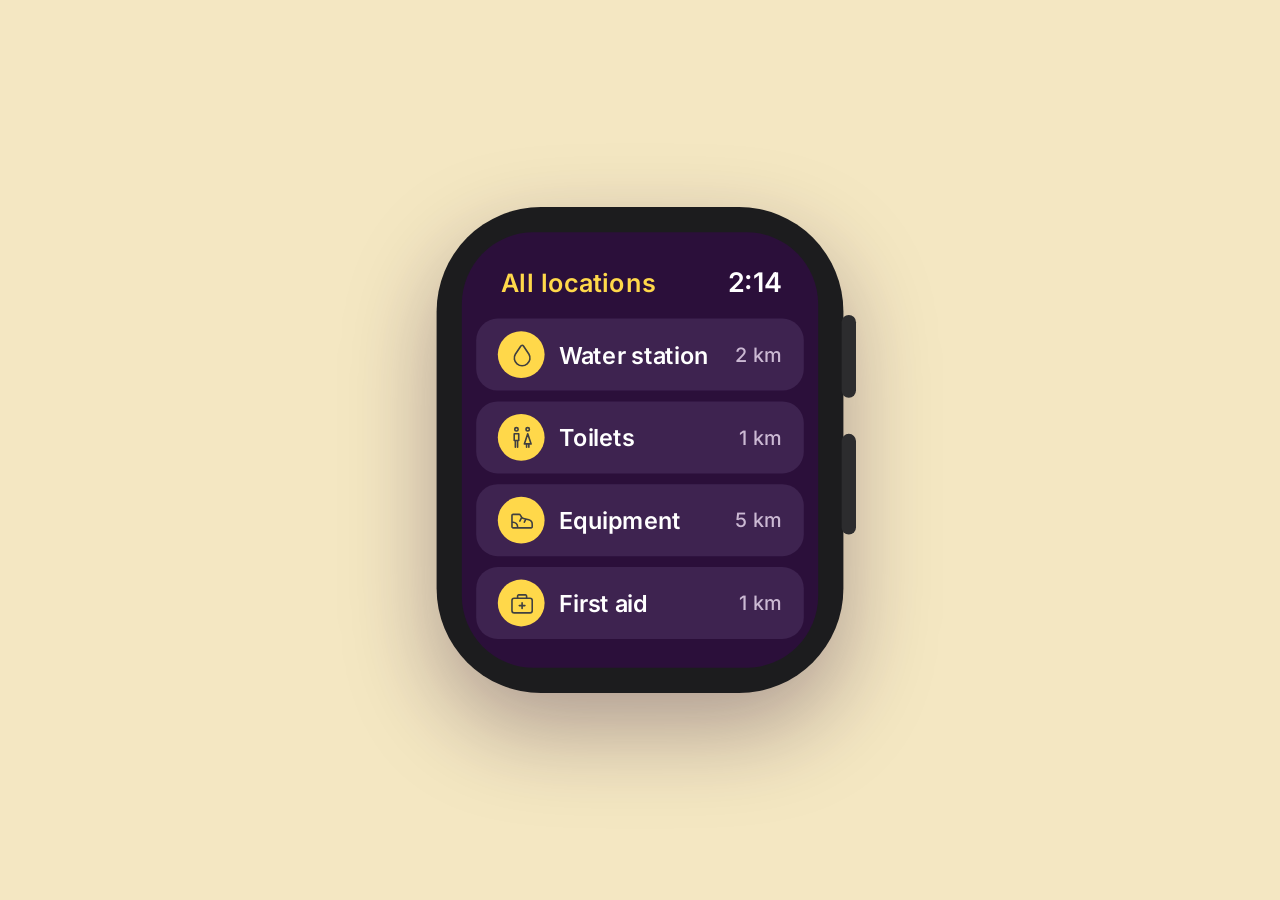
<file: index.html>
<!DOCTYPE html>
<html lang="en">
<head>
  <meta charset="UTF-8">
  <meta http-equiv="refresh" content="0; url=watch.html">
  <title>Copenhagen Marathon - Apple Watch</title>
</head>
<body>
  <a href="watch.html">Open the Apple Watch version</a>
</body>
</html>
</file>
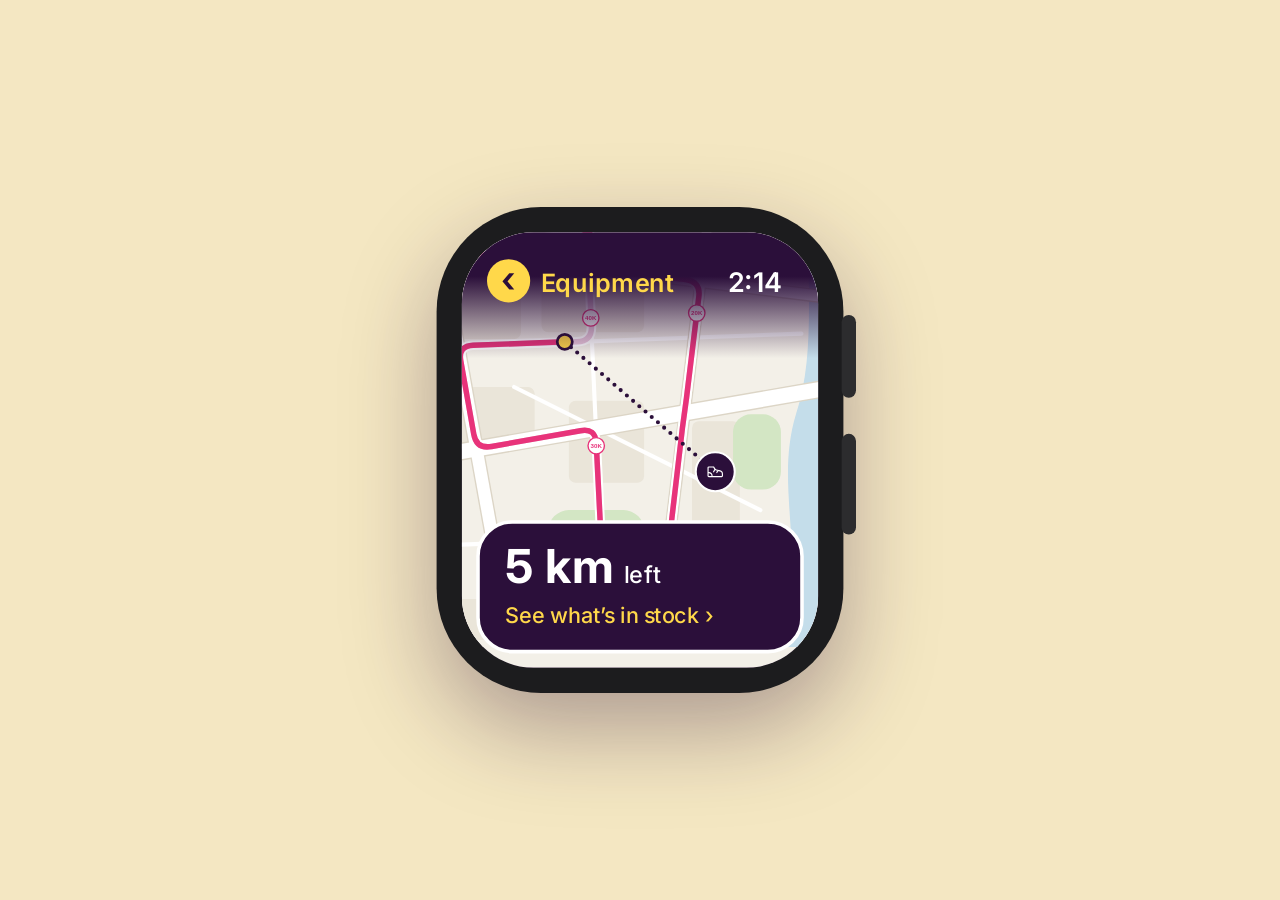
<file: watch-equipment.html>
<!DOCTYPE html>
<html lang="en" translate="no" class="notranslate">
<head>
  <meta charset="UTF-8">
  <meta name="google" content="notranslate"> <!-- stop Chrome auto-translate, we have our own EN/DK -->
  <meta name="viewport" content="width=device-width, initial-scale=1">
  <title>Equipment - Apple Watch</title>
  <link href="https://fonts.googleapis.com/css2?family=Inter:wght@400;500;600;700&display=swap" rel="stylesheet">
  <link rel="stylesheet" href="css/watch.css">
</head>
<body>
<div class="watch">
  <div class="watch-screen">

    <header class="watch-top">
      <a class="watch-back" href="watch.html" aria-label="Back"><span>‹</span>Equipment</a>
      <span class="watch-time">10:09</span>
    </header>

    <!-- map: same drawing as the big screen, x and y = place we look at -->
    <div class="watch-map">
      <div class="map-content" style="transform: scale(0.38) translate(-524px, -409px);">
        <img class="map-drawing" src="images/map-equipment.svg" alt="">
        <svg class="route-dash" width="808" height="660" aria-hidden="true">
          <line x1="414" y1="314" x2="634" y2="504"/>
        </svg>
        <div class="you"></div>
        <div class="pin equipment-1"><img src="images/icon-shoe.svg" alt="Equipment"></div>
      </div>
    </div>

    <a class="watch-card" href="watch-stock.html">
      <p class="watch-big">5 km <span>left</span></p>
      <p class="watch-sub">See what’s in stock <span>›</span></p>
    </a>

  </div>
</div>

<script src="js/lang.js"></script>
<script src="js/watch.js"></script>
</body>
</html>
</file>
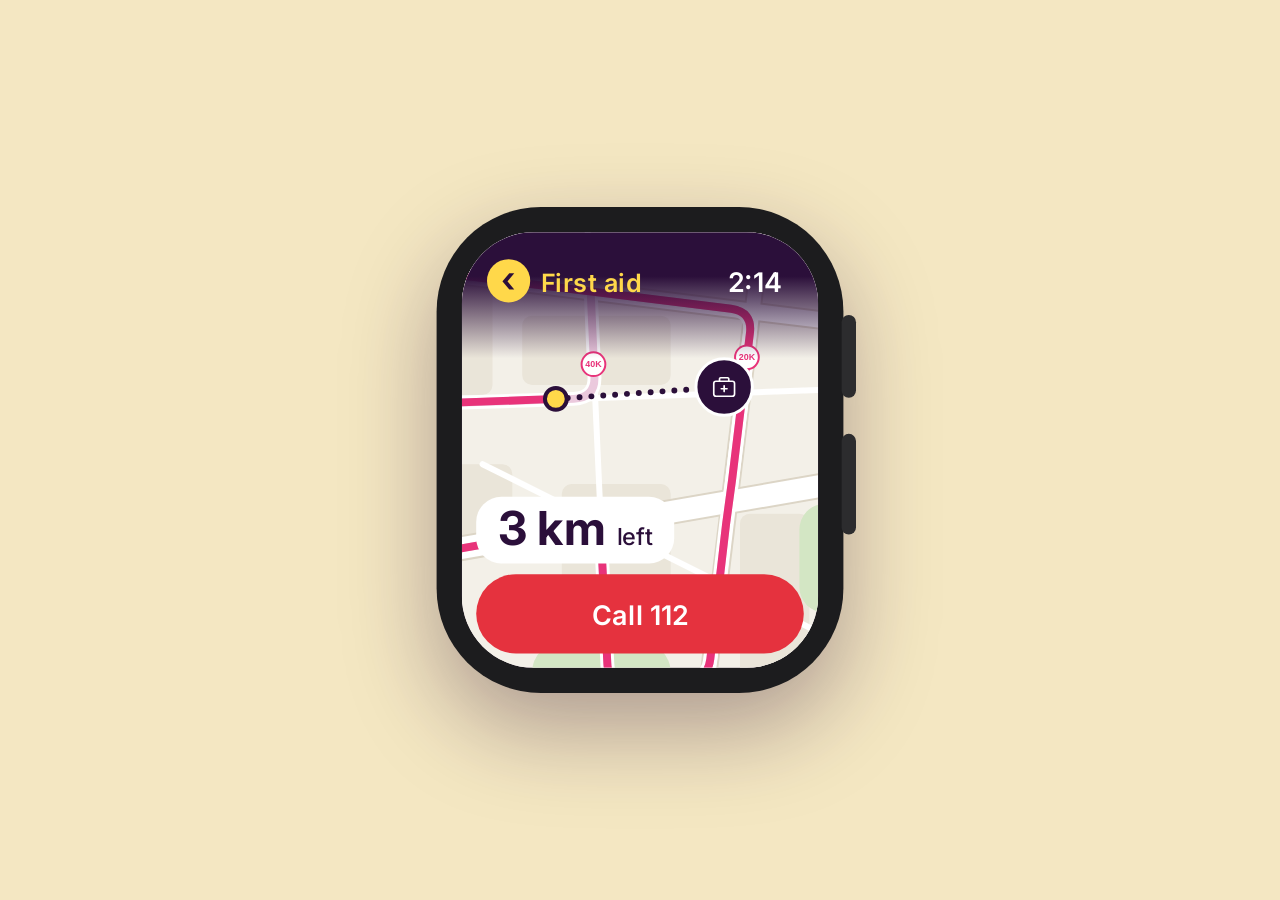
<file: watch-firstaid.html>
<!DOCTYPE html>
<html lang="en" translate="no" class="notranslate">
<head>
  <meta charset="UTF-8">
  <meta name="google" content="notranslate"> <!-- stop Chrome auto-translate, we have our own EN/DK -->
  <meta name="viewport" content="width=device-width, initial-scale=1">
  <title>First aid - Apple Watch</title>
  <link href="https://fonts.googleapis.com/css2?family=Inter:wght@400;500;600;700&display=swap" rel="stylesheet">
  <link rel="stylesheet" href="css/watch.css">
</head>
<body>
<div class="watch">
  <div class="watch-screen">

    <header class="watch-top">
      <a class="watch-back" href="watch.html" aria-label="Back"><span>‹</span>First aid</a>
      <span class="watch-time">10:09</span>
    </header>

    <!-- map: same drawing as the big screen, x and y = place we look at -->
    <div class="watch-map">
      <div class="map-content" style="transform: scale(0.55) translate(-499px, -322px);">
        <img class="map-drawing" src="images/map-equipment.svg" alt="">
        <svg class="route-dash" width="808" height="660" aria-hidden="true">
          <line x1="414" y1="314" x2="584" y2="302"/>
        </svg>
        <div class="you"></div>
        <div class="pin aid-far"><img src="images/icon-aid.svg" alt="First aid"></div>
      </div>
    </div>

    <div class="watch-distance">
      <p class="watch-big">3 km <span>left</span></p>
    </div>
    <a class="watch-button red" href="watch-location.html">Call 112</a>

  </div>
</div>

<script src="js/lang.js"></script>
<script src="js/watch.js"></script>
</body>
</html>
</file>
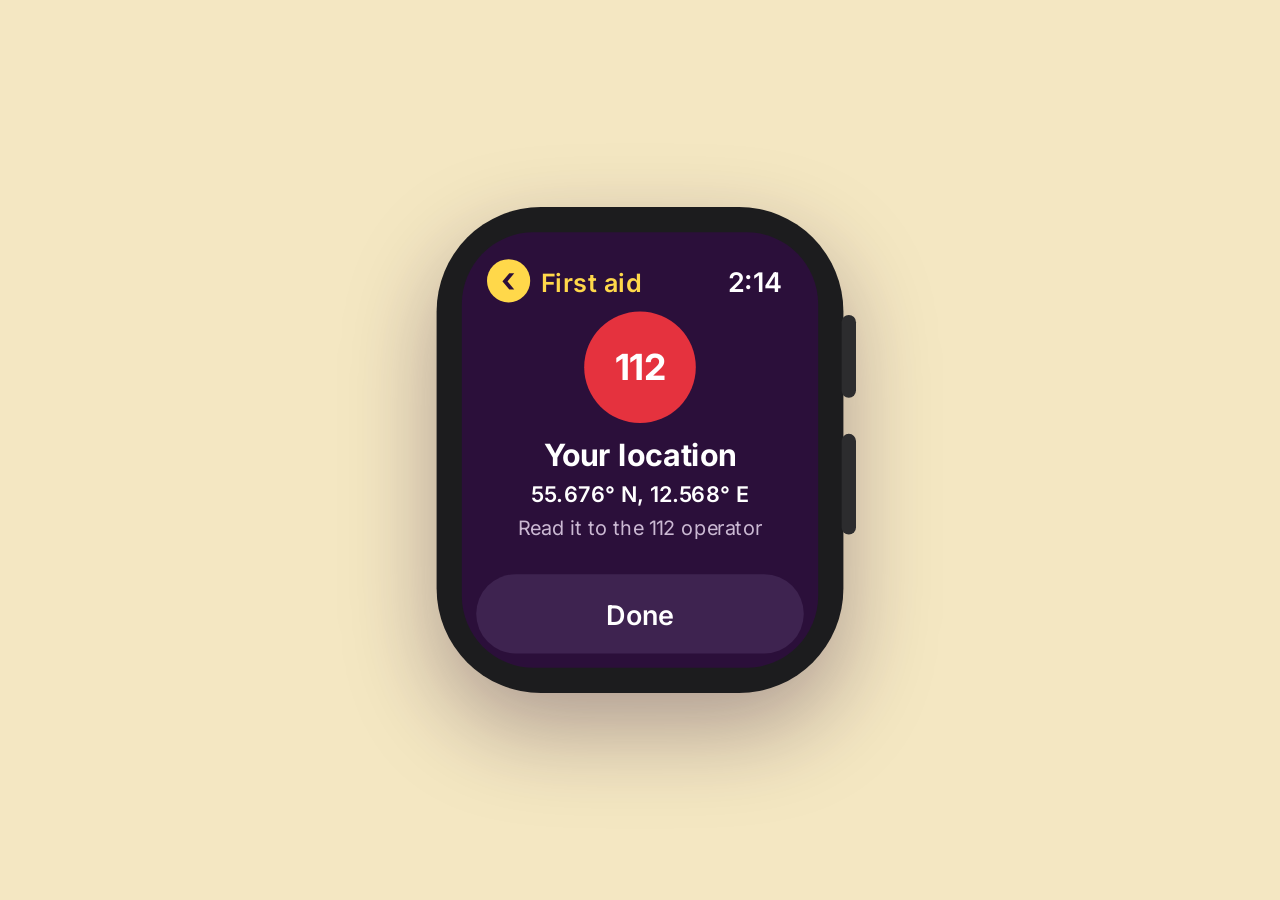
<file: watch-location.html>
<!DOCTYPE html>
<html lang="en" translate="no" class="notranslate">
<head>
  <meta charset="UTF-8">
  <meta name="google" content="notranslate"> <!-- stop Chrome auto-translate, we have our own EN/DK -->
  <meta name="viewport" content="width=device-width, initial-scale=1">
  <title>Your location - Apple Watch</title>
  <link href="https://fonts.googleapis.com/css2?family=Inter:wght@400;500;600;700&display=swap" rel="stylesheet">
  <link rel="stylesheet" href="css/watch.css">
</head>
<body>
<div class="watch">
  <div class="watch-screen">

    <header class="watch-top">
      <a class="watch-back" href="watch-firstaid.html" aria-label="Back"><span>‹</span>First aid</a>
      <span class="watch-time">10:09</span>
    </header>

    <div class="watch-center">
      <div class="badge-112">112</div>
      <h1>Your location</h1>
      <p class="coords">55.676° N, 12.568° E</p>
      <p>Read it to the 112 operator</p>
    </div>
    <a class="watch-button" href="watch.html">Done</a>

  </div>
</div>

<script src="js/lang.js"></script>
<script src="js/watch.js"></script>
</body>
</html>
</file>
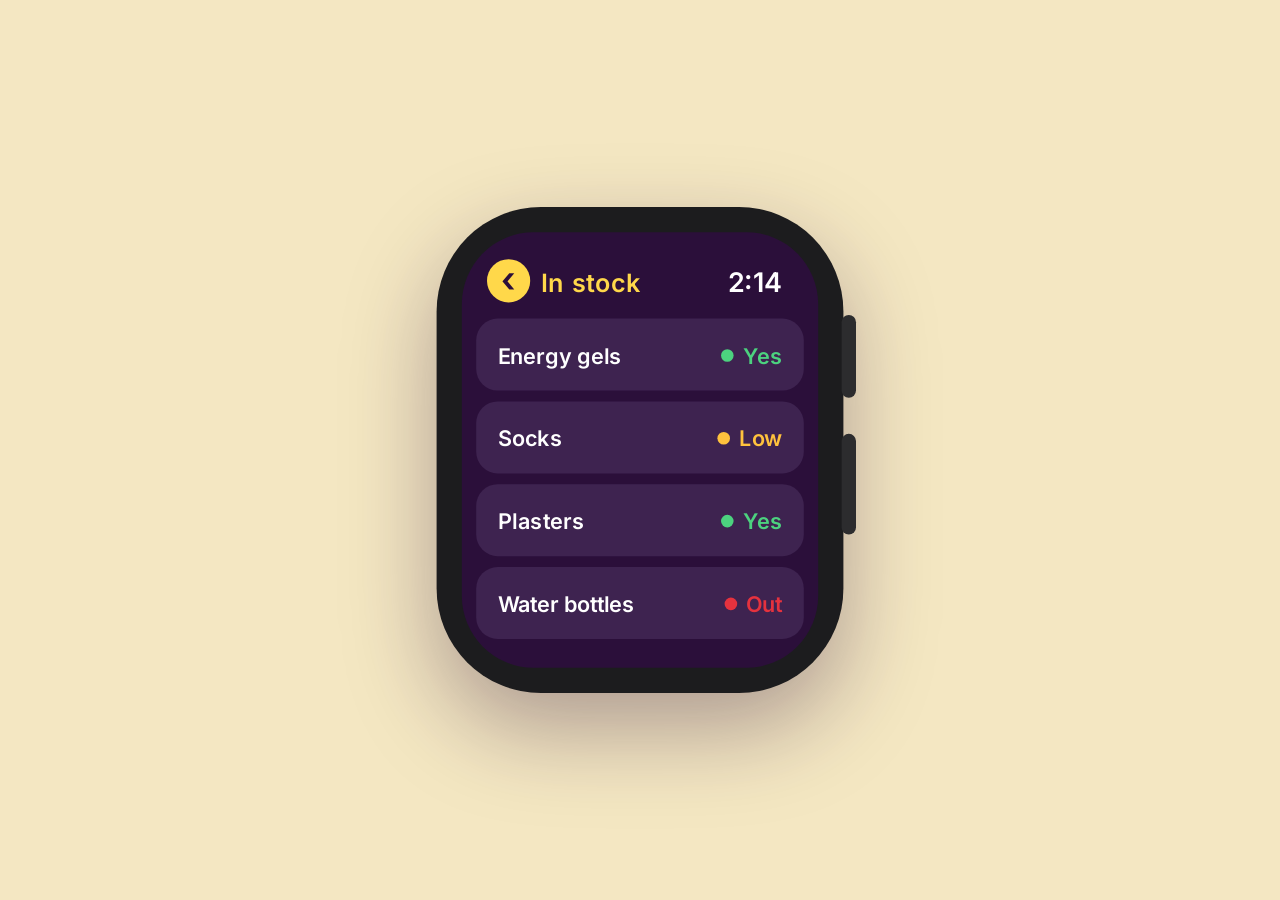
<file: watch-stock.html>
<!DOCTYPE html>
<html lang="en" translate="no" class="notranslate">
<head>
  <meta charset="UTF-8">
  <meta name="google" content="notranslate"> <!-- stop Chrome auto-translate, we have our own EN/DK -->
  <meta name="viewport" content="width=device-width, initial-scale=1">
  <title>In stock - Apple Watch</title>
  <link href="https://fonts.googleapis.com/css2?family=Inter:wght@400;500;600;700&display=swap" rel="stylesheet">
  <link rel="stylesheet" href="css/watch.css">
</head>
<body>
<div class="watch">
  <div class="watch-screen">

    <header class="watch-top">
      <a class="watch-back" href="watch-equipment.html" aria-label="Back"><span>‹</span>In stock</a>
      <span class="watch-time">10:09</span>
    </header>

    <ul class="watch-list">
      <li class="watch-row"><span class="name">Energy gels</span><span class="status available">Yes</span></li>
      <li class="watch-row"><span class="name">Socks</span><span class="status low">Low</span></li>
      <li class="watch-row"><span class="name">Plasters</span><span class="status available">Yes</span></li>
      <li class="watch-row"><span class="name">Water bottles</span><span class="status out">Out</span></li>
    </ul>

  </div>
</div>

<script src="js/lang.js"></script>
<script src="js/watch.js"></script>
</body>
</html>
</file>
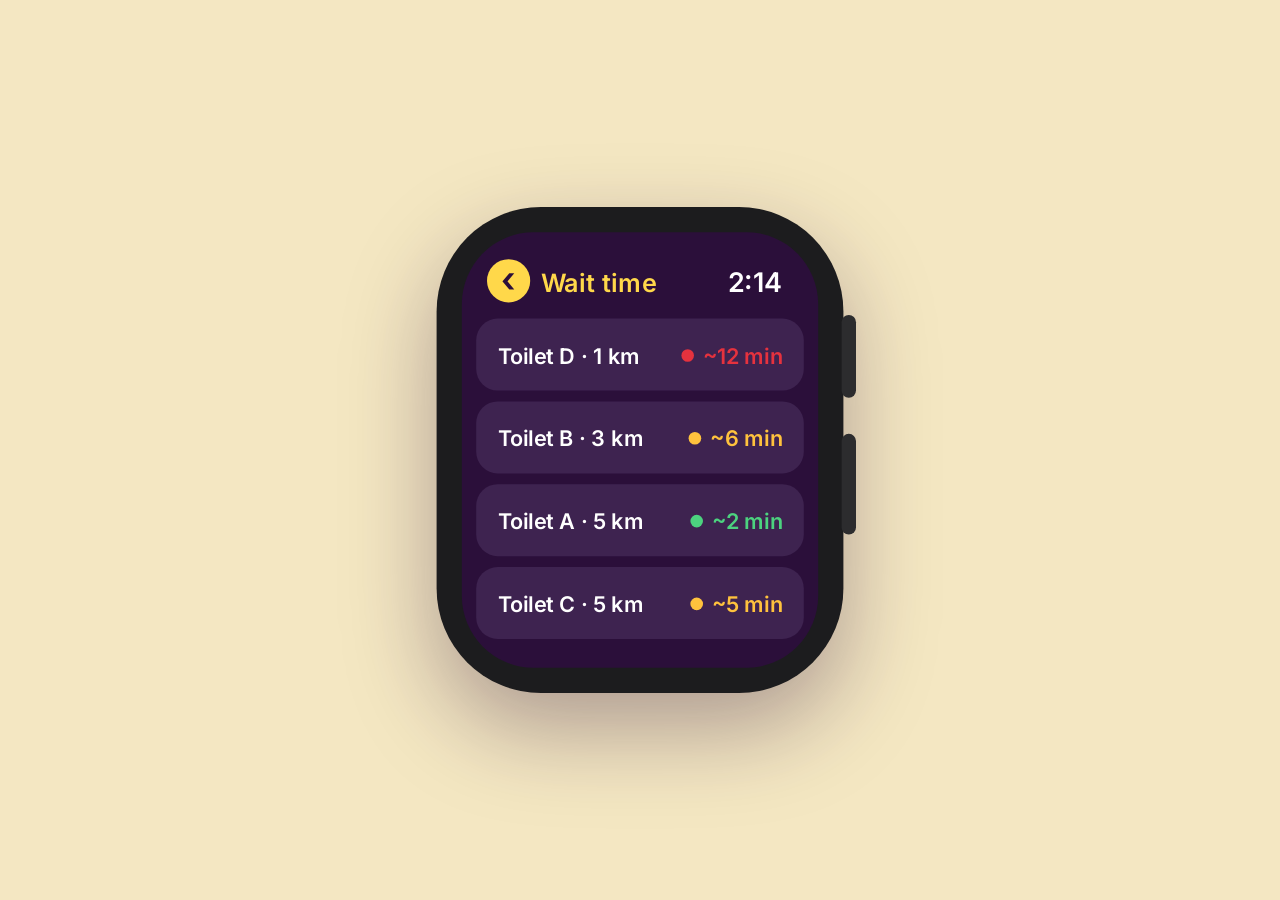
<file: watch-toilet-wait.html>
<!DOCTYPE html>
<html lang="en" translate="no" class="notranslate">
<head>
  <meta charset="UTF-8">
  <meta name="google" content="notranslate"> <!-- stop Chrome auto-translate, we have our own EN/DK -->
  <meta name="viewport" content="width=device-width, initial-scale=1">
  <title>Wait time - Apple Watch</title>
  <link href="https://fonts.googleapis.com/css2?family=Inter:wght@400;500;600;700&display=swap" rel="stylesheet">
  <link rel="stylesheet" href="css/watch.css">
</head>
<body>
<div class="watch">
  <div class="watch-screen">

    <header class="watch-top">
      <a class="watch-back" href="watch-toilet.html" aria-label="Back"><span>‹</span>Wait time</a>
      <span class="watch-time">10:09</span>
    </header>

    <ul class="watch-list">
      <li class="watch-row"><span class="name">Toilet D · 1 km</span><span class="status out">~12 min</span></li>
      <li class="watch-row"><span class="name">Toilet B · 3 km</span><span class="status low">~6 min</span></li>
      <li class="watch-row"><span class="name">Toilet A · 5 km</span><span class="status available">~2 min</span></li>
      <li class="watch-row"><span class="name">Toilet C · 5 km</span><span class="status low">~5 min</span></li>
    </ul>

  </div>
</div>

<script src="js/lang.js"></script>
<script src="js/watch.js"></script>
</body>
</html>
</file>
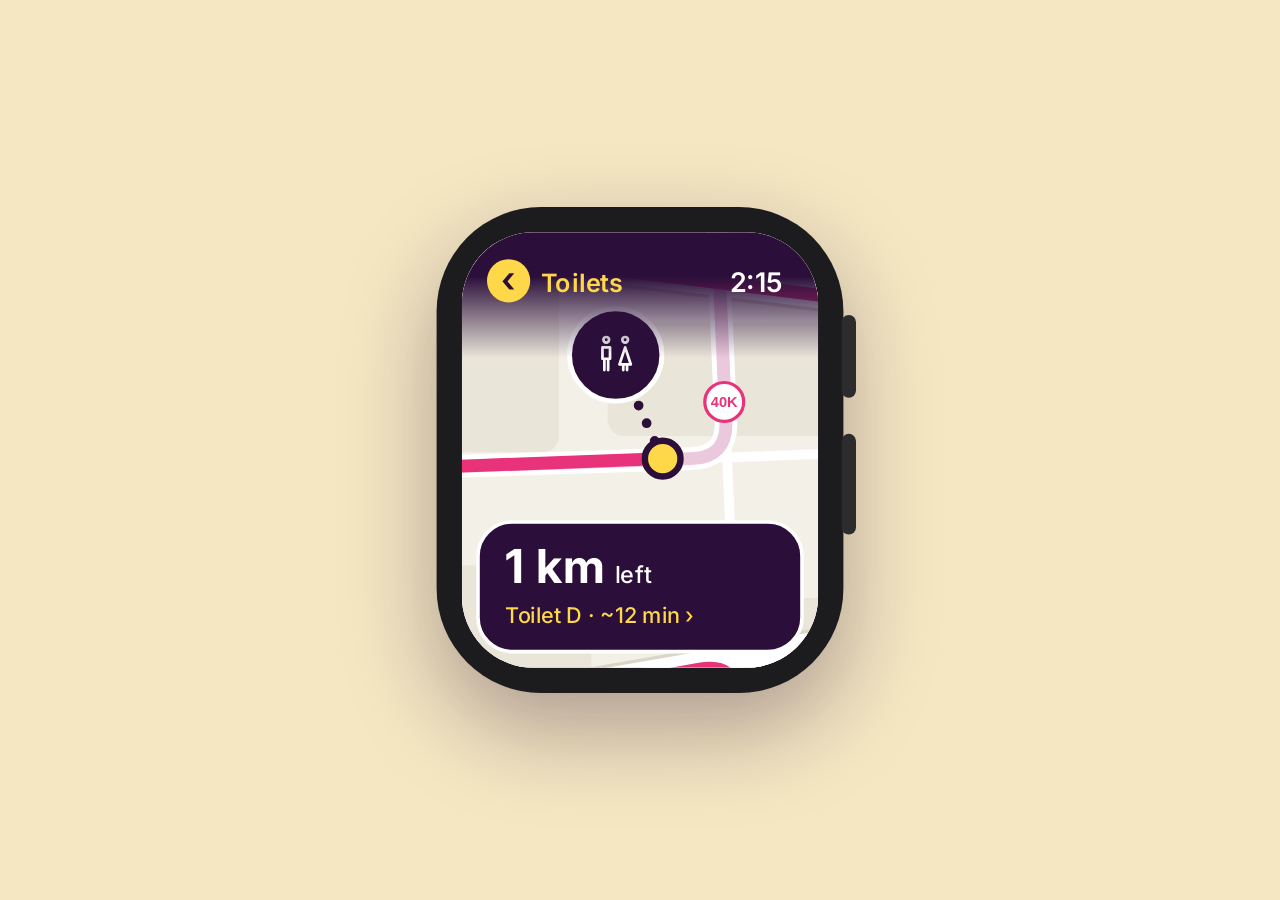
<file: watch-toilet.html>
<!DOCTYPE html>
<html lang="en" translate="no" class="notranslate">
<head>
  <meta charset="UTF-8">
  <meta name="google" content="notranslate"> <!-- stop Chrome auto-translate, we have our own EN/DK -->
  <meta name="viewport" content="width=device-width, initial-scale=1">
  <title>Toilets - Apple Watch</title>
  <link href="https://fonts.googleapis.com/css2?family=Inter:wght@400;500;600;700&display=swap" rel="stylesheet">
  <link rel="stylesheet" href="css/watch.css">
</head>
<body>
<div class="watch">
  <div class="watch-screen">

    <header class="watch-top">
      <a class="watch-back" href="watch.html" aria-label="Back"><span>‹</span>Toilets</a>
      <span class="watch-time">10:09</span>
    </header>

    <!-- map: same drawing as the big screen, x and y = place we look at -->
    <div class="watch-map">
      <div class="map-content" style="transform: scale(0.9) translate(-400px, -282px);">
        <img class="map-drawing" src="images/map-equipment.svg" alt="">
        <svg class="route-dash" width="808" height="660" aria-hidden="true">
          <line x1="414" y1="314" x2="385" y2="250"/>
        </svg>
        <div class="you"></div>
        <div class="pin toilet-1"><img src="images/icon-toilet.svg" alt="Toilet D"></div>
      </div>
    </div>

    <a class="watch-card" href="watch-toilet-wait.html">
      <p class="watch-big">1 km <span>left</span></p>
      <p class="watch-sub">Toilet D · ~12 min <span>›</span></p>
    </a>

  </div>
</div>

<script src="js/lang.js"></script>
<script src="js/watch.js"></script>
</body>
</html>
</file>
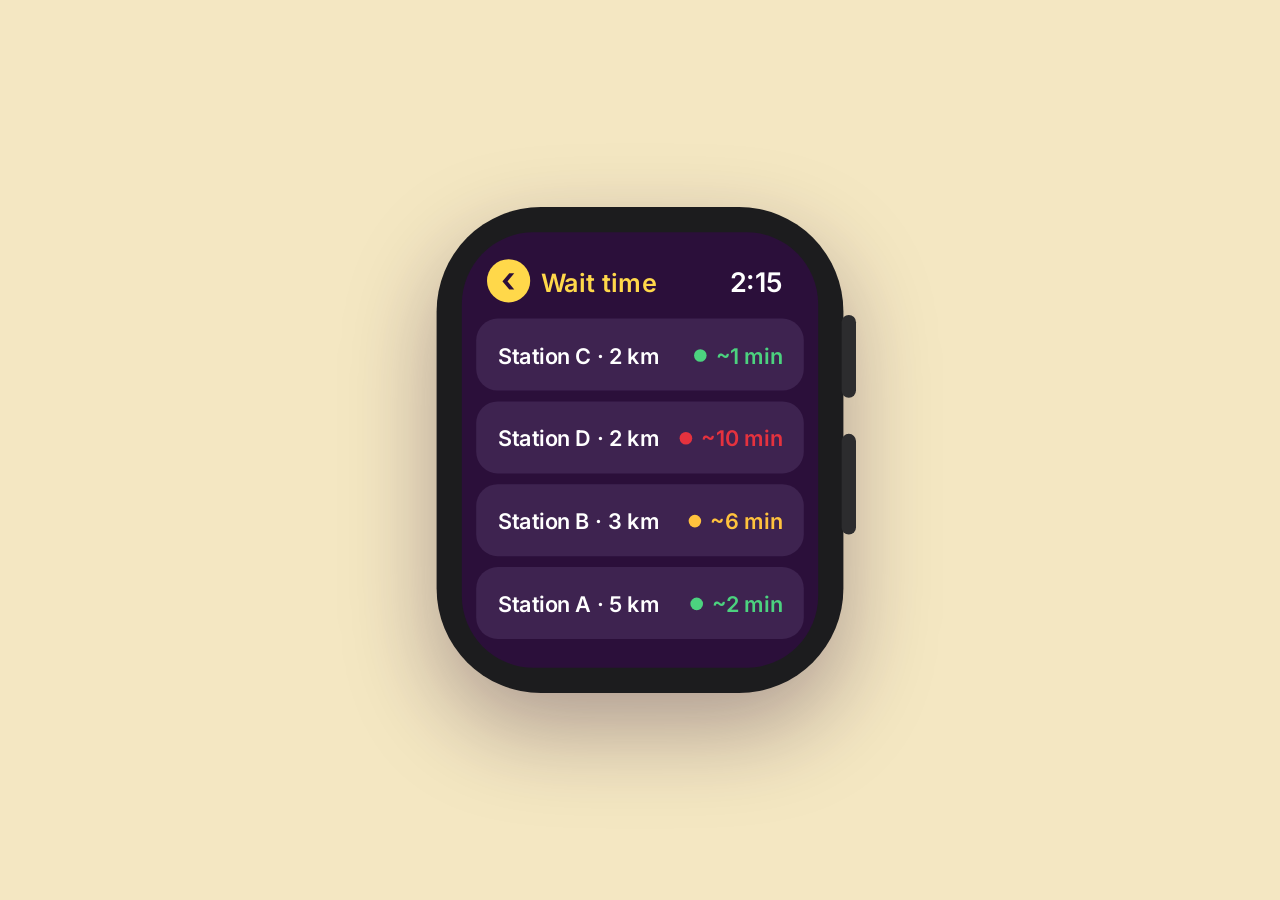
<file: watch-water-wait.html>
<!DOCTYPE html>
<html lang="en" translate="no" class="notranslate">
<head>
  <meta charset="UTF-8">
  <meta name="google" content="notranslate"> <!-- stop Chrome auto-translate, we have our own EN/DK -->
  <meta name="viewport" content="width=device-width, initial-scale=1">
  <title>Wait time - Apple Watch</title>
  <link href="https://fonts.googleapis.com/css2?family=Inter:wght@400;500;600;700&display=swap" rel="stylesheet">
  <link rel="stylesheet" href="css/watch.css">
</head>
<body>
<div class="watch">
  <div class="watch-screen">

    <header class="watch-top">
      <a class="watch-back" href="watch-water.html" aria-label="Back"><span>‹</span>Wait time</a>
      <span class="watch-time">10:09</span>
    </header>

    <ul class="watch-list">
      <li class="watch-row"><span class="name">Station C · 2 km</span><span class="status available">~1 min</span></li>
      <li class="watch-row"><span class="name">Station D · 2 km</span><span class="status out">~10 min</span></li>
      <li class="watch-row"><span class="name">Station B · 3 km</span><span class="status low">~6 min</span></li>
      <li class="watch-row"><span class="name">Station A · 5 km</span><span class="status available">~2 min</span></li>
    </ul>

  </div>
</div>

<script src="js/lang.js"></script>
<script src="js/watch.js"></script>
</body>
</html>
</file>
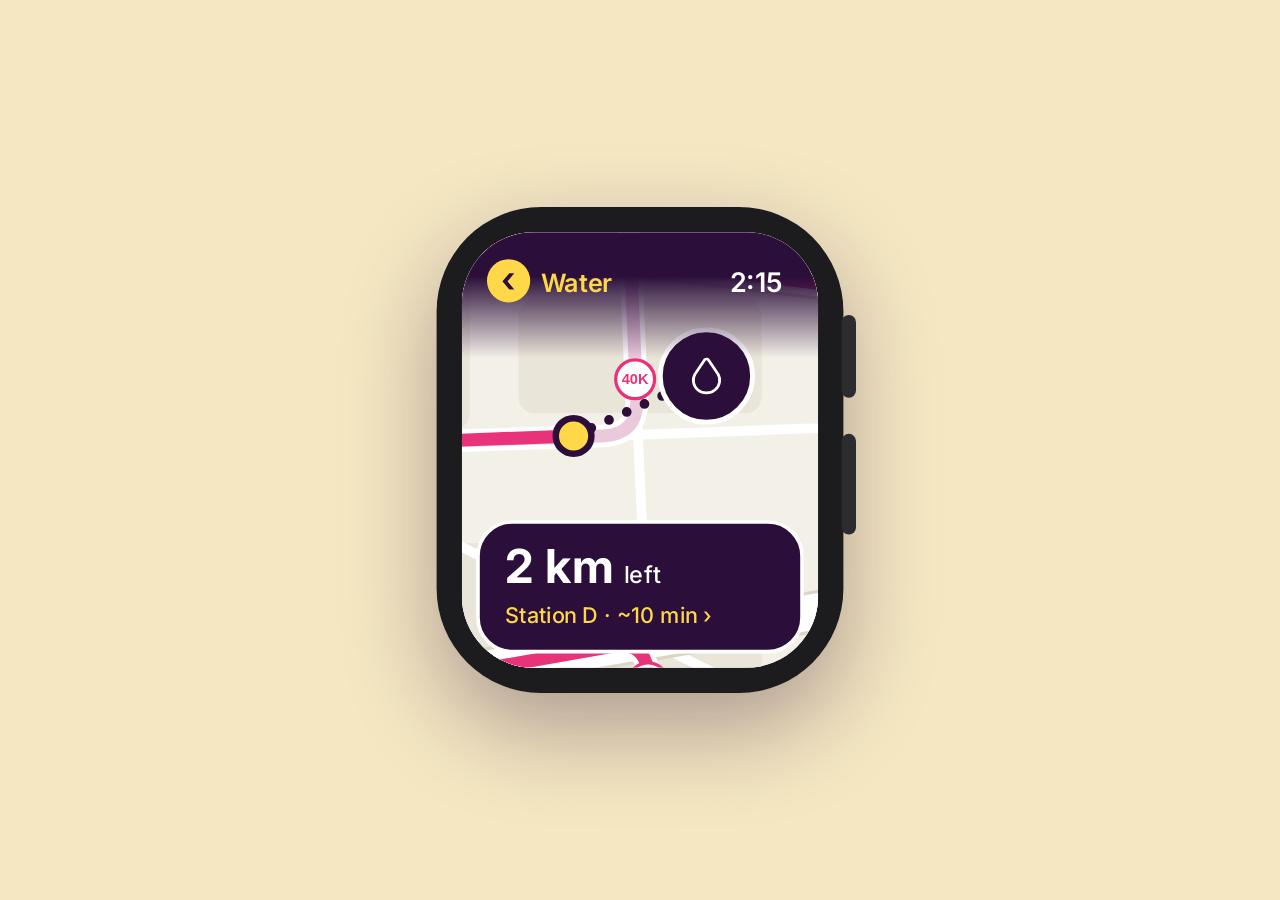
<file: watch-water.html>
<!DOCTYPE html>
<html lang="en" translate="no" class="notranslate">
<head>
  <meta charset="UTF-8">
  <meta name="google" content="notranslate"> <!-- stop Chrome auto-translate, we have our own EN/DK -->
  <meta name="viewport" content="width=device-width, initial-scale=1">
  <title>Water station - Apple Watch</title>
  <link href="https://fonts.googleapis.com/css2?family=Inter:wght@400;500;600;700&display=swap" rel="stylesheet">
  <link rel="stylesheet" href="css/watch.css">
</head>
<body>
<div class="watch">
  <div class="watch-screen">

    <header class="watch-top">
      <a class="watch-back" href="watch.html" aria-label="Back"><span>‹</span>Water</a>
      <span class="watch-time">10:09</span>
    </header>

    <!-- map: same drawing as the big screen, x and y = place we look at -->
    <div class="watch-map">
      <div class="map-content" style="transform: scale(0.9) translate(-455px, -296px);">
        <img class="map-drawing" src="images/map-equipment.svg" alt="">
        <svg class="route-dash" width="808" height="660" aria-hidden="true">
          <line x1="414" y1="314" x2="496" y2="277"/>
        </svg>
        <div class="you"></div>
        <div class="pin water-1"><img src="images/icon-droplet.svg" alt="Water station D"></div>
      </div>
    </div>

    <a class="watch-card" href="watch-water-wait.html">
      <p class="watch-big">2 km <span>left</span></p>
      <p class="watch-sub">Station D · ~10 min <span>›</span></p>
    </a>

  </div>
</div>

<script src="js/lang.js"></script>
<script src="js/watch.js"></script>
</body>
</html>
</file>
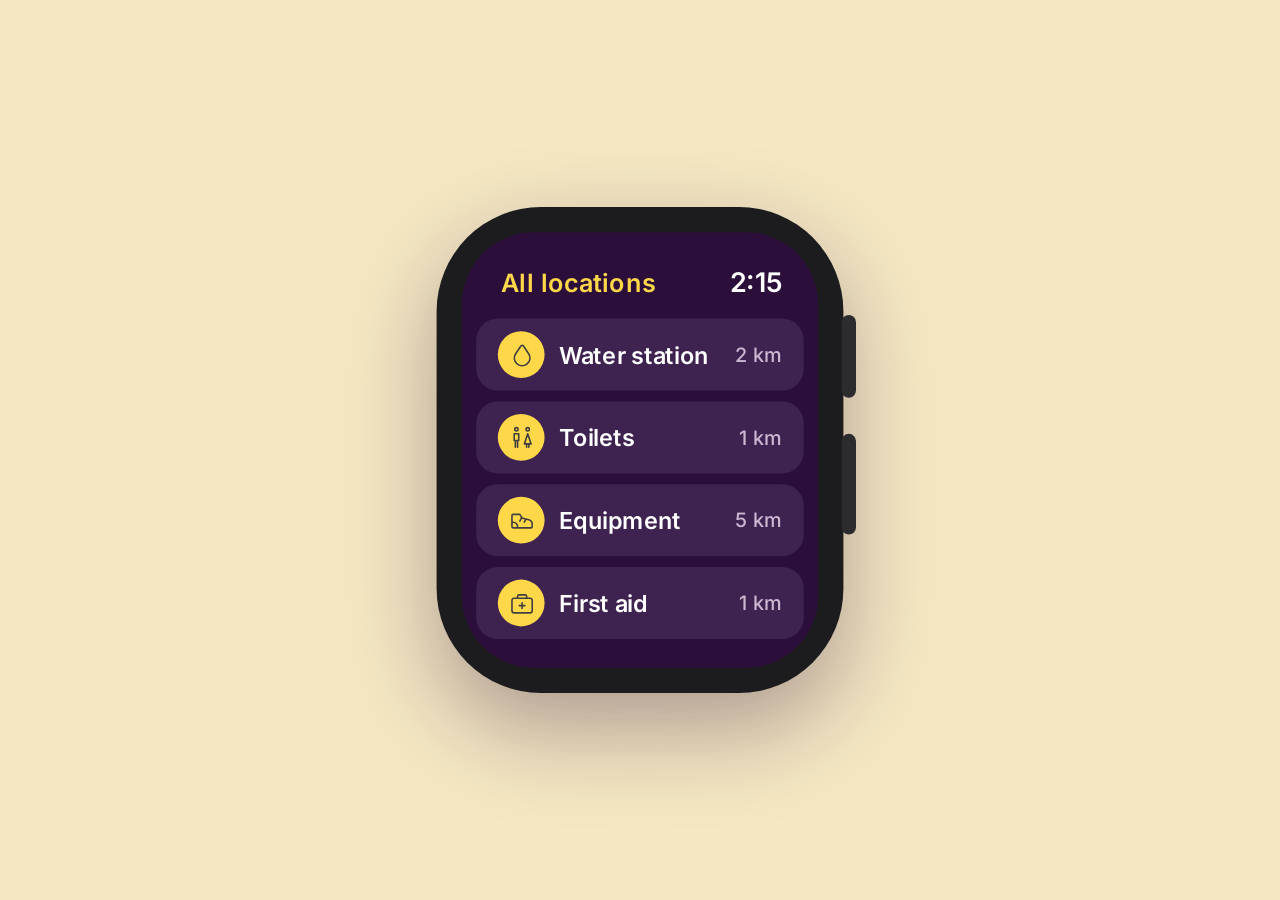
<file: watch.html>
<!DOCTYPE html>
<html lang="en" translate="no" class="notranslate">
<head>
  <meta charset="UTF-8">
  <meta name="google" content="notranslate"> <!-- stop Chrome auto-translate, we have our own EN/DK -->
  <meta name="viewport" content="width=device-width, initial-scale=1">
  <title>All locations - Apple Watch</title>
  <link href="https://fonts.googleapis.com/css2?family=Inter:wght@400;500;600;700&display=swap" rel="stylesheet">
  <link rel="stylesheet" href="css/watch.css">
</head>
<body>
<div class="watch">
  <div class="watch-screen">

    <header class="watch-top">
      <span class="watch-title">All locations</span>
      <span class="watch-time">10:09</span>
    </header>

    <ul class="watch-list">
      <li><a class="watch-row" href="watch-water.html"><span class="icon"><img src="images/icon-droplet.svg" alt=""></span><span class="name">Water station</span><span class="distance">2 km</span></a></li>
      <li><a class="watch-row" href="watch-toilet.html"><span class="icon"><img src="images/icon-toilet.svg" alt=""></span><span class="name">Toilets</span><span class="distance">1 km</span></a></li>
      <li><a class="watch-row" href="watch-equipment.html"><span class="icon"><img src="images/icon-shoe.svg" alt=""></span><span class="name">Equipment</span><span class="distance">5 km</span></a></li>
      <li><a class="watch-row" href="watch-firstaid.html"><span class="icon"><img src="images/icon-aid.svg" alt=""></span><span class="name">First aid</span><span class="distance">1 km</span></a></li>
    </ul>

  </div>
</div>

<script src="js/lang.js"></script>
<script src="js/watch.js"></script>
</body>
</html>
</file>
<file: css/watch.css>
/* Apple Watch pages (watch*.html)
   On a computer the watch is drawn big in the middle of the page.
   On a real watch (small screen) the screen fills the whole display. */

:root {
  --dark: #2b0f3a;
  --row: #3e2350;
  --yellow: #ffd84a;
  --white: #ffffff;
  --muted: #cbb9d3;
  --green: #4cd27f;
  --amber: #ffc23d;
  --red: #e5323e;
  --map: #f3f0e8;
}

* {
  box-sizing: border-box;
  margin: 0;
  padding: 0;
}

body {
  min-height: 100vh;
  display: flex;
  justify-content: center;
  align-items: center;
  background: #f4e7c2;
  font-family: "Inter", Arial, sans-serif;
  color: var(--white);
}

a {
  color: inherit;
  text-decoration: none;
}

/* ---------- watch case ---------- */
.watch {
  position: relative;
  padding: 14px;
  background: #1c1c1e;
  border-radius: 58px;
  box-shadow: 0 20px 50px rgba(43, 15, 58, 0.35);
  transform: scale(1.8);
}

/* digital crown + side button */
.watch::before,
.watch::after {
  content: "";
  position: absolute;
  right: -7px;
  width: 8px;
  background: #2c2c2e;
  border-radius: 4px;
}

.watch::before {
  top: 60px;
  height: 46px;
}

.watch::after {
  top: 126px;
  height: 56px;
}

.watch-screen {
  position: relative;
  width: 198px;
  height: 242px;
  overflow: hidden;
  background: var(--dark);
  border-radius: 40px;
}

/* real watch: no case, screen fills everything */
@media (max-width: 260px) {
  body {
    background: var(--dark);
  }

  .watch {
    padding: 0;
    background: none;
    box-shadow: none;
    transform: none;
  }

  .watch::before,
  .watch::after {
    display: none;
  }

  .watch-screen {
    width: 100vw;
    height: 100vh;
    border-radius: 0;
  }
}

/* ---------- top bar ---------- */
.watch-top {
  position: absolute;
  z-index: 3;
  top: 0;
  left: 0;
  right: 0;
  height: 44px;
  display: flex;
  justify-content: space-between;
  align-items: center;
  padding: 10px 20px 0 14px;
  font-size: 14px;
  font-weight: 600;
}

.watch-back,
.watch-title {
  display: flex;
  align-items: center;
  gap: 6px;
  color: var(--yellow);
}

.watch-title {
  padding-left: 8px;
}

.watch-back span {
  width: 24px;
  height: 24px;
  display: flex;
  justify-content: center;
  align-items: center;
  padding-bottom: 2px;
  background: var(--yellow);
  color: var(--dark);
  border-radius: 50%;
  font-size: 20px;
  line-height: 1;
}

.watch-time {
  font-size: 15px;
}

/* ---------- lists ---------- */
.watch-list {
  position: absolute;
  top: 48px;
  left: 8px;
  right: 8px;
  display: flex;
  flex-direction: column;
  gap: 6px;
  list-style: none;
}

.watch-row {
  min-height: 40px;
  display: flex;
  justify-content: space-between;
  align-items: center;
  gap: 8px;
  padding: 0 12px;
  background: var(--row);
  border-radius: 12px;
  font-size: 13px;
  font-weight: 600;
}

.watch-row .icon {
  width: 26px;
  height: 26px;
  display: flex;
  justify-content: center;
  align-items: center;
  flex-shrink: 0;
  background: var(--yellow);
  border-radius: 50%;
}

.watch-row .icon img {
  width: 15px;
  height: 15px;
  filter: brightness(0.25);
}

.watch-row .name {
  flex: 1;
  white-space: nowrap;
}

/* wait time / stock lists: a bit smaller so one row = one line */
.watch-list > .watch-row {
  font-size: 12px;
}

.watch-row .distance {
  font-size: 11px;
  font-weight: 500;
  color: var(--muted);
}

/* status with a dot: Yes / Low / Out, wait times */
.status {
  display: flex;
  align-items: center;
  gap: 5px;
  font-size: 12px;
  white-space: nowrap;
}

.status::before {
  content: "";
  width: 7px;
  height: 7px;
  background: currentColor;
  border-radius: 50%;
}

.status.available { color: var(--green); }
.status.low { color: var(--amber); }
.status.out { color: var(--red); }

.watch-note {
  min-height: 34px;
  font-weight: 500;
  color: var(--muted);
}

/* ---------- map ---------- */
.watch-map {
  position: absolute;
  inset: 0;
  overflow: hidden;
  background: var(--map);
}

/* same map as on the big screen, made smaller.
   left/top = middle of the watch, the transform on each page = how far we zoom and what part we look at */
.watch-map .map-content {
  position: absolute;
  left: 50%;
  top: 40%;
  width: 808px;
  height: 660px;
  transform-origin: 0 0;
}

.map-drawing {
  position: absolute;
  left: -300px;
  top: -100px;
}

.you {
  position: absolute;
  left: 401px;
  top: 301px;
  width: 26px;
  height: 26px;
  background: var(--yellow);
  border: 4px solid var(--dark);
  border-radius: 50%;
}

.pin {
  position: absolute;
  width: 60px;
  height: 60px;
  margin: -6px 0 0 -6px;
  display: flex;
  justify-content: center;
  align-items: center;
  background: var(--dark);
  border: 3px solid var(--white);
  border-radius: 50%;
}

.pin img {
  width: 28px;
  height: 28px;
}

/* same pin places as on the big screen */
.water-1 { left: 472px; top: 253px; }
.toilet-1 { left: 361px; top: 226px; }
.equipment-1 { left: 610px; top: 480px; }
.aid-far { left: 560px; top: 278px; }

.route-dash {
  position: absolute;
  left: 0;
  top: 0;
  overflow: visible;
}

.route-dash line {
  stroke: var(--dark);
  stroke-width: 6;
  stroke-dasharray: 0 12;
  stroke-linecap: round;
}

/* dark fade at the top so the time is readable */
.watch-map::before {
  content: "";
  position: absolute;
  z-index: 2;
  top: 0;
  left: 0;
  right: 0;
  height: 70px;
  background: linear-gradient(var(--dark) 35%, rgba(43, 15, 58, 0));
}

/* card at the bottom of a map */
.watch-card {
  position: absolute;
  z-index: 3;
  left: 8px;
  right: 8px;
  bottom: 8px;
  padding: 10px 14px 12px;
  background: var(--dark);
  border: 2px solid var(--white);
  border-radius: 20px;
}

.watch-big {
  font-size: 26px;
  font-weight: 700;
  line-height: 1.1;
}

.watch-big span {
  font-size: 13px;
  font-weight: 500;
}

.watch-sub {
  margin-top: 4px;
  font-size: 12px;
  font-weight: 500;
  color: var(--yellow);
}

/* ---------- buttons ---------- */
.watch-button {
  position: absolute;
  z-index: 3;
  left: 8px;
  right: 8px;
  bottom: 8px;
  height: 44px;
  display: flex;
  justify-content: center;
  align-items: center;
  background: var(--row);
  border-radius: 22px;
  font-size: 15px;
  font-weight: 600;
}

.watch-button.red {
  background: var(--red);
}

/* first aid: text above the red button */
.watch-distance {
  position: absolute;
  z-index: 3;
  left: 8px;
  bottom: 58px;
  padding: 4px 12px;
  background: var(--white);
  border-radius: 14px;
  color: var(--dark);
}

.watch-distance .watch-big span {
  color: var(--dark);
}

/* ---------- your location (112) ---------- */
.watch-center {
  position: absolute;
  top: 44px;
  left: 10px;
  right: 10px;
  display: flex;
  flex-direction: column;
  align-items: center;
  text-align: center;
}

.badge-112 {
  width: 62px;
  height: 62px;
  display: flex;
  justify-content: center;
  align-items: center;
  margin-bottom: 8px;
  background: var(--red);
  border-radius: 50%;
  font-size: 20px;
  font-weight: 700;
}

.watch-center h1 {
  font-size: 17px;
}

.watch-center p {
  margin-top: 4px;
  font-size: 11px;
  color: var(--muted);
}

.watch-center .coords {
  font-size: 12px;
  font-weight: 600;
  color: var(--white);
}
</file>
